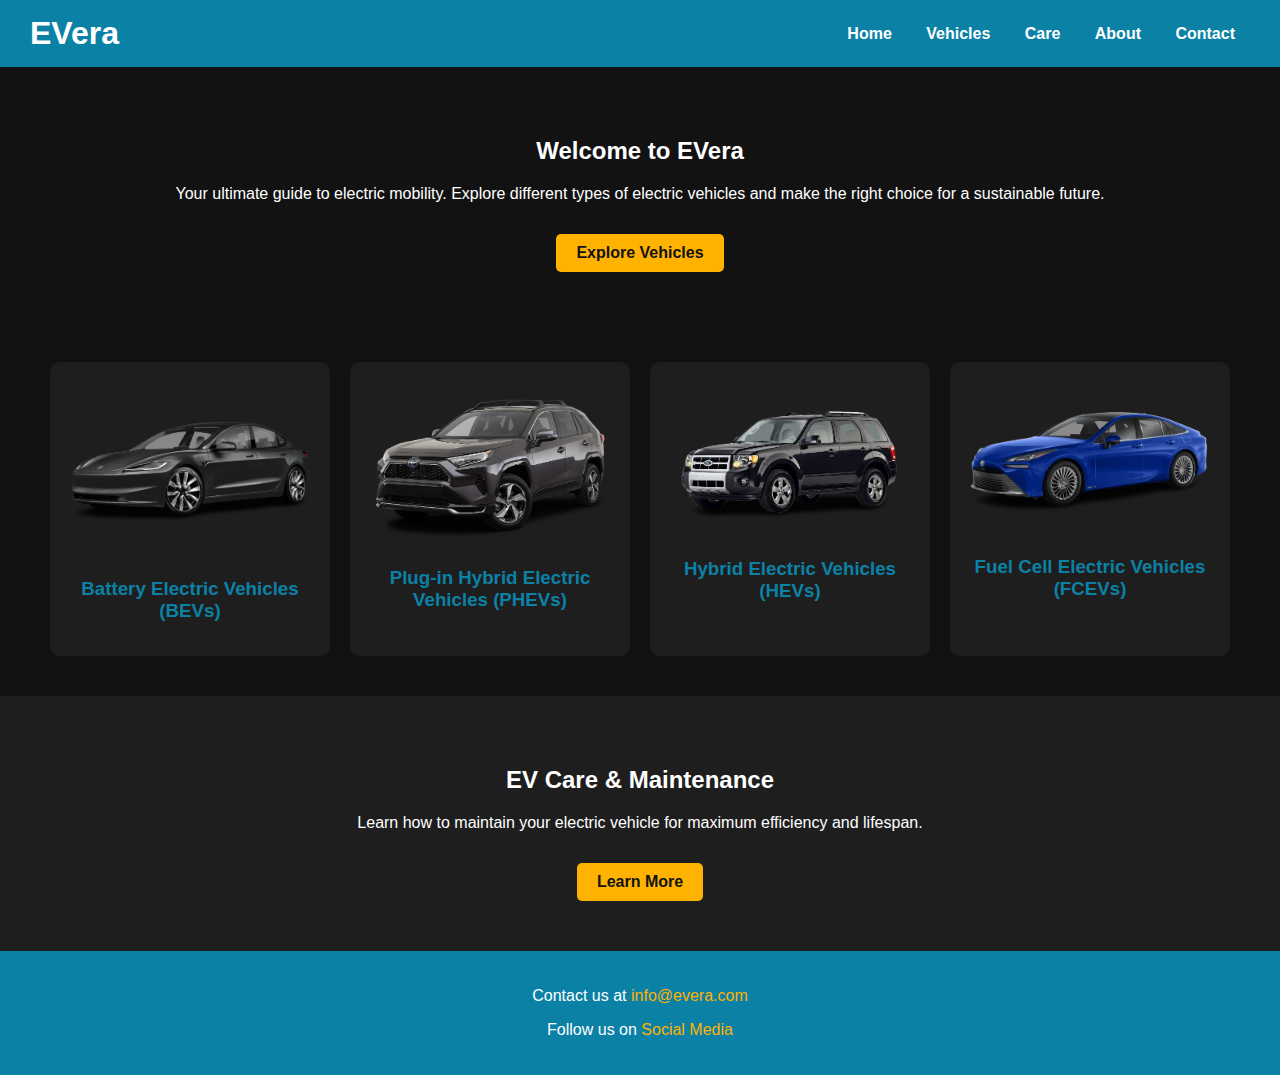
<file: index.html>
<!DOCTYPE html>
<html lang="en">
<head>
    <meta charset="UTF-8">
    <meta name="viewport" content="width=device-width, initial-scale=1.0">
    <title>EVera – Your Guide to the Electric Future</title>
    <link rel="stylesheet" href="/style/main-layout.css">
</head>
<body class="body">
    <header class="header">
        <h1>EVera</h1>
        <nav class="nav">
            <a href="#">Home</a>
            <a href="#vehicles">Vehicles</a>
            <a href="#care">Care</a>
            <a href="#about">About</a>
            <a href="#contact">Contact</a>
        </nav>
    </header>
    
    <section class="hero">
        <h2>Welcome to EVera</h2>
        <p>Your ultimate guide to electric mobility. Explore different types of electric vehicles and make the right choice for a sustainable future.</p>
        <a href="/pages/vehicles.html" class="cta-button">Explore Vehicles</a>
    </section>
    
    <div id="vehicles" class="container">
        <div class="ev-card">
            <a href="/pages/battery-ev.html"><img src="/assets/image/tesla-model-3 .png" alt="Tesla Model 3 - BEV"></a>
            <h3>Battery Electric Vehicles (BEVs)</h3>
        </div>
        <div class="ev-card">
            <a href="/pages/plug-in-ev.html"><img src="/assets/image/Toyota-RAV4-Prime.png" alt="Toyota RAV4 Prime - PHEV"></a>
            <h3>Plug-in Hybrid Electric Vehicles (PHEVs)</h3>
        </div>
        <div class="ev-card">
            <a href="/pages/hybrid-ev.html"><img src="/assets/image/Ford_Escape_Hybrid-removebg-preview.png" alt="Ford Escape Hybrid - HEV"></a>
            <h3>Hybrid Electric Vehicles (HEVs)</h3>
        </div>
        <div class="ev-card">
            <a href="/pages/fuel-cell-ev.html"><img src="/assets/image/Toyota-Mirai.png" alt="Toyota Mirai - FCEV"></a>
            <h3>Fuel Cell Electric Vehicles (FCEVs)</h3>
        </div>
    </div>
    
    <section id="care" class="care-section">
        <h2>EV Care & Maintenance</h2>
        <p>Learn how to maintain your electric vehicle for maximum efficiency and lifespan.</p>
        <a href="/pages/ev-care.html" class="cta-button">Learn More</a>
    </section>
    
    <footer id="contact" class="footer">
        <p>Contact us at <a href="mailto:info@evera.com">info@evera.com</a></p>
        <p>Follow us on <a href="#">Social Media</a></p>
    </footer>
</body>
</html>
</file>
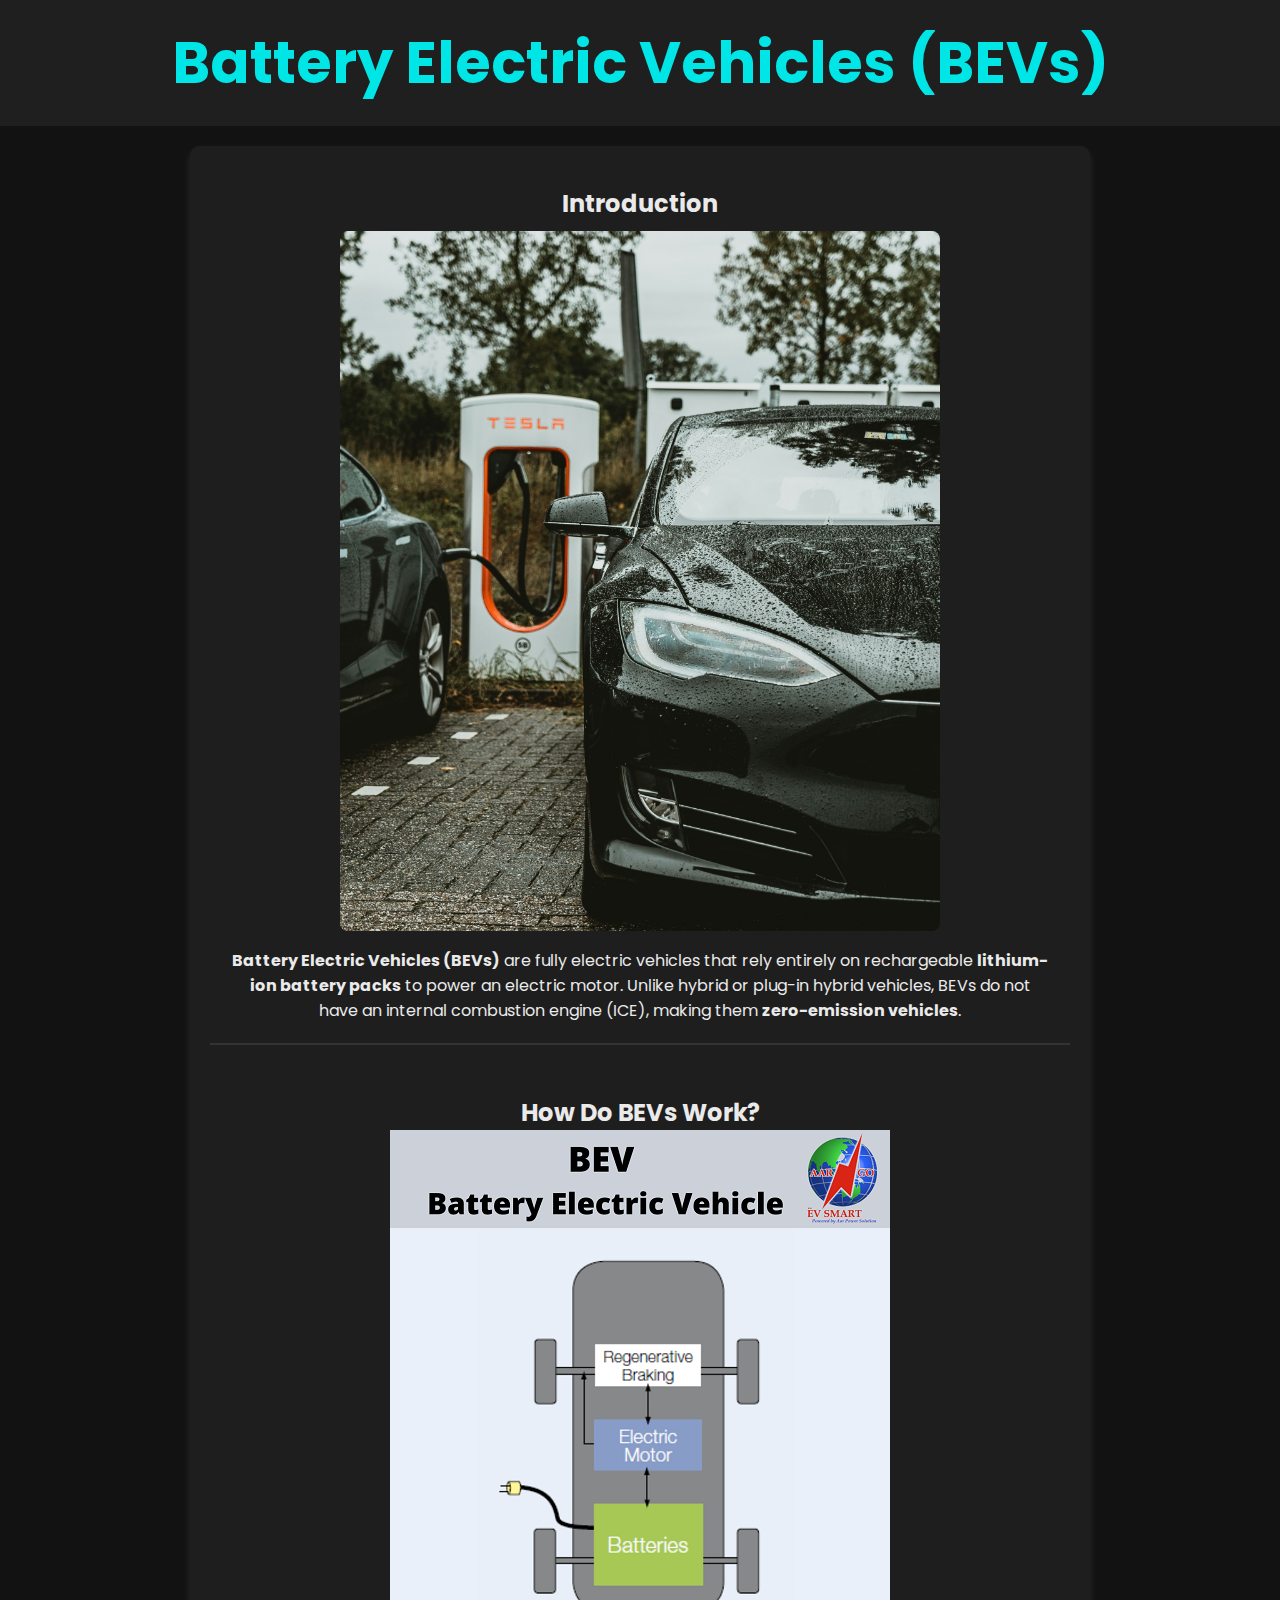
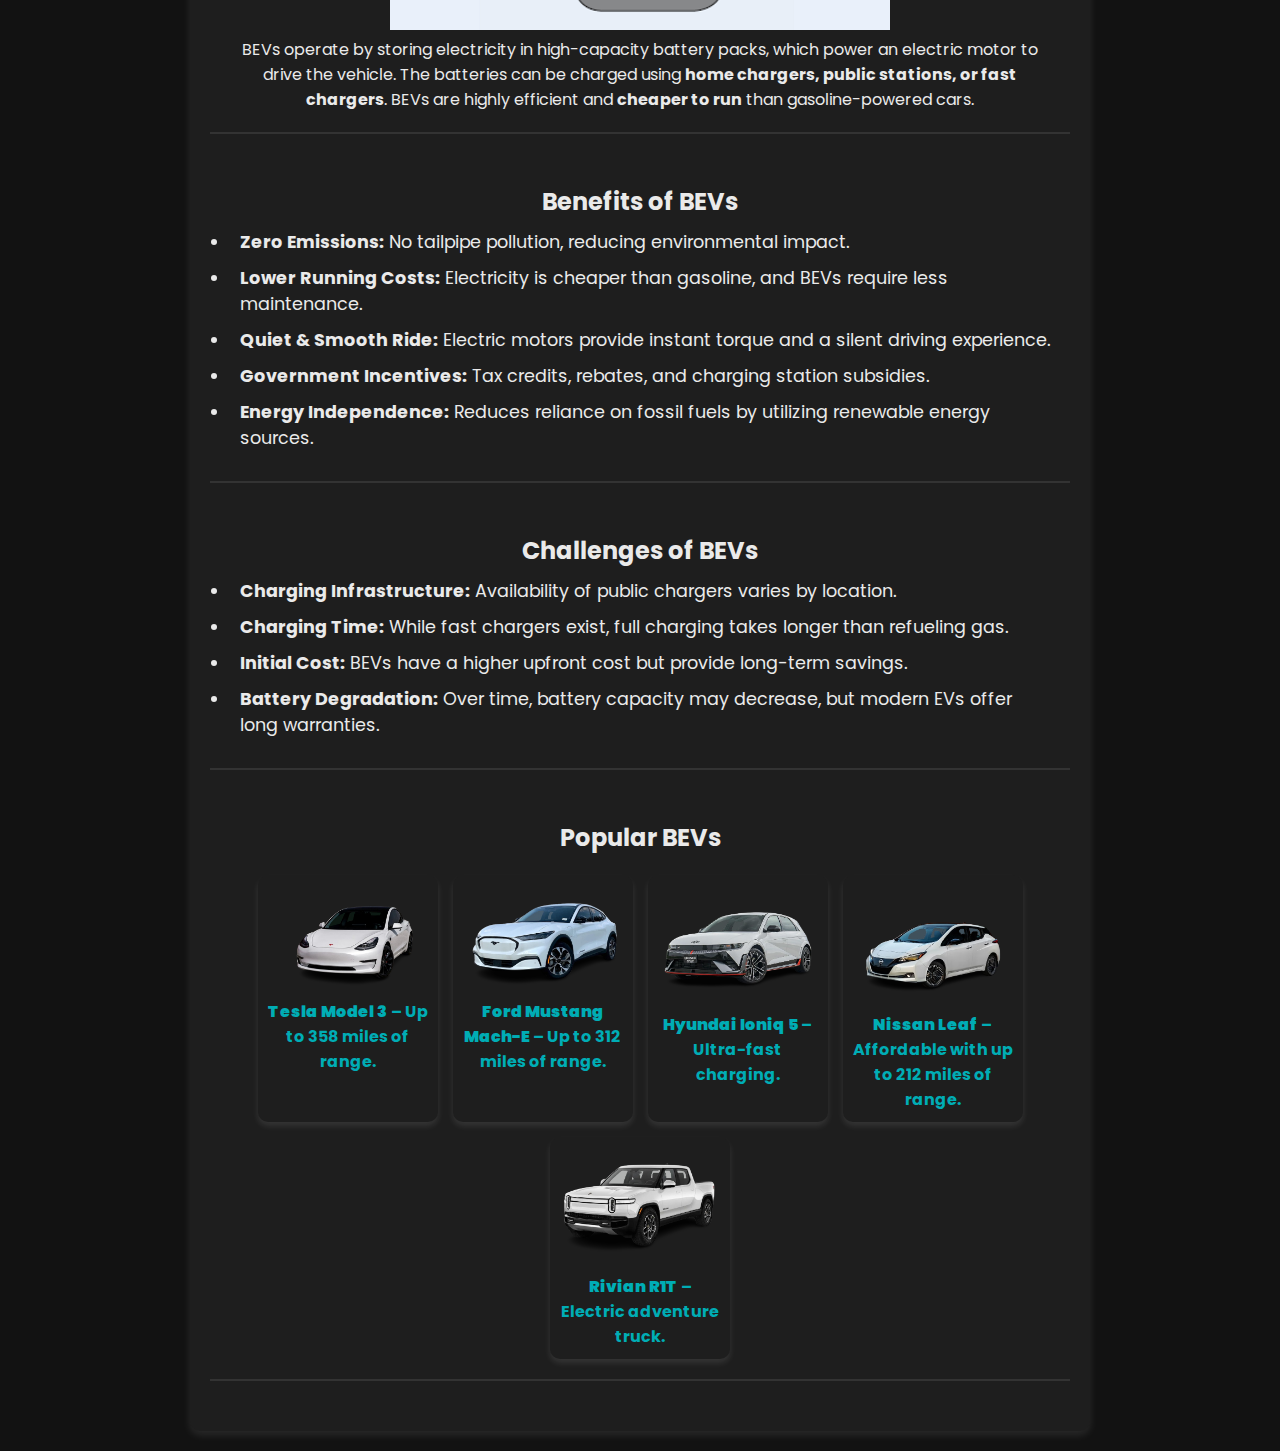
<file: pages/battery-ev.html>
<!DOCTYPE html>
<html lang="en">
<head>
    <meta charset="UTF-8">
    <meta name="viewport" content="width=device-width, initial-scale=1.0">
    <title>Battery EVs</title>
    <link rel="stylesheet" href="/style/battery-ev.css">
</head>
<body>
    <header class="header">
        <h1>Battery Electric Vehicles (BEVs)</h1>
    </header>

    <main class="content">
        <!-- Introduction Section -->
        <section class="section">
            <h2>Introduction</h2>
            <img src="/assets/image/charging-station-bevs.jpg" alt="Battery Electric Vehicle" class="section-img">
            <p>
                <strong>Battery Electric Vehicles (BEVs)</strong> are fully electric vehicles that rely entirely on rechargeable 
                <strong>lithium-ion battery packs</strong> to power an electric motor. Unlike hybrid or plug-in hybrid vehicles, 
                BEVs do not have an internal combustion engine (ICE), making them <strong>zero-emission vehicles</strong>.
            </p>
        </section>

        <!-- How BEVs Work Section -->
        <section class="section">
            <h2>How Do BEVs Work?</h2>
            <img src="/assets/image/structure-BEVs.png" alt="How BEVs Work" class="structure-img">
            <p>
                BEVs operate by storing electricity in high-capacity battery packs, which power an electric motor 
                to drive the vehicle. The batteries can be charged using <strong>home chargers, public stations, or fast chargers</strong>. 
                BEVs are highly efficient and <strong>cheaper to run</strong> than gasoline-powered cars.
            </p>
        </section>

        <!-- Benefits Section -->
        <section class="section">
            <h2>Benefits of BEVs</h2>
            <ul class="benefits-list">
                <li><strong>Zero Emissions:</strong> No tailpipe pollution, reducing environmental impact.</li>
                <li><strong>Lower Running Costs:</strong> Electricity is cheaper than gasoline, and BEVs require less maintenance.</li>
                <li><strong>Quiet & Smooth Ride:</strong> Electric motors provide instant torque and a silent driving experience.</li>
                <li><strong>Government Incentives:</strong> Tax credits, rebates, and charging station subsidies.</li>
                <li><strong>Energy Independence:</strong> Reduces reliance on fossil fuels by utilizing renewable energy sources.</li>
            </ul>
        </section>

        <!-- Challenges Section -->
        <section class="section">
            <h2>Challenges of BEVs</h2>
            <ul class="challenges-list">
                <li><strong>Charging Infrastructure:</strong> Availability of public chargers varies by location.</li>
                <li><strong>Charging Time:</strong> While fast chargers exist, full charging takes longer than refueling gas.</li>
                <li><strong>Initial Cost:</strong> BEVs have a higher upfront cost but provide long-term savings.</li>
                <li><strong>Battery Degradation:</strong> Over time, battery capacity may decrease, but modern EVs offer long warranties.</li>
            </ul>
        </section>

        <!-- Popular BEVs Section -->
        <section class="section">
            <h2>Popular BEVs</h2>
            <div class="car-grid">
                <!-- Tesla Model 3 -->
                <div class="car-card">
                    <a href="/pages/tesla-bev.html"><img src="/assets/image/tesla-model-3.png" alt="Tesla Model 3"></a>
                    <p><strong>Tesla Model 3</strong> – Up to 358 miles of range.</p>
                </div>
                <!-- Ford Mustang Mach-E -->
                <div class="car-card">
                    <img src="/assets/image/ford-mustand-mach-e.png" alt="Ford Mustang Mach-E">
                    <p><strong>Ford Mustang Mach-E</strong> – Up to 312 miles of range.</p>
                </div>
                <!-- Hyundai Ioniq 5 -->
                <div class="car-card">
                    <img src="/assets/image/Hyundai-Ioniq 5.png" alt="Hyundai Ioniq 5">
                    <p><strong>Hyundai Ioniq 5</strong> – Ultra-fast charging.</p>
                </div>
                <!-- Nissan Leaf -->
                <div class="car-card">
                    <img src="/assets/image/2025-nissan-leaf.png" alt="Nissan Leaf">
                    <p><strong>Nissan Leaf</strong> – Affordable with up to 212 miles of range.</p>
                </div>
                <!-- Rivian R1T -->
                <div class="car-card">
                    <img src="/assets/image/2025-rivian-r1t.png" alt="Rivian R1T">
                    <p><strong>Rivian R1T</strong> – Electric adventure truck.</p>
                </div>
            </div>
        </section>
    </main>
</body>
</html>
</file>
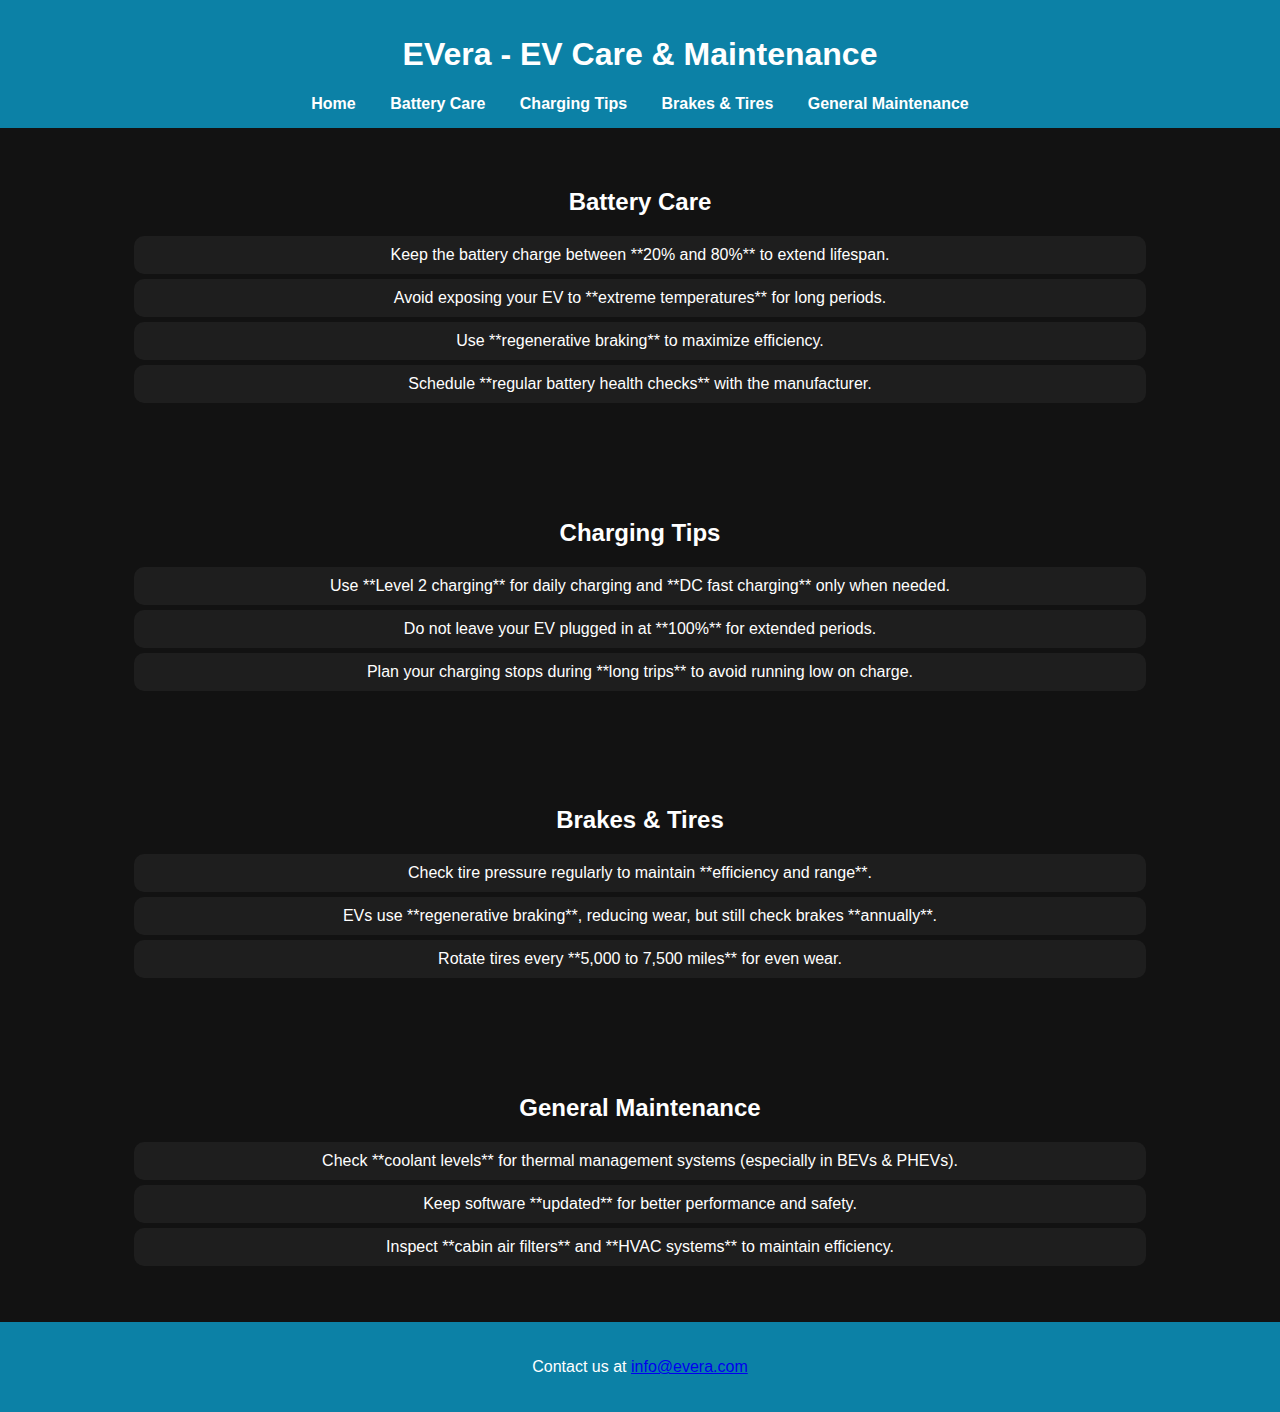
<file: pages/ev-care.html>
<!DOCTYPE html>
<html lang="en">
<head>
    <meta charset="UTF-8">
    <meta name="viewport" content="width=device-width, initial-scale=1.0">
    <title>EV Care & Maintenance - EVera</title>
    <link rel="stylesheet" href="/style/ev-care.css">
</head>
<body>
    <header class="header">
        <h1>EVera - EV Care & Maintenance</h1>
        <nav class="nav">
            <a href="/">Home</a>
            <a href="#battery">Battery Care</a>
            <a href="#charging">Charging Tips</a>
            <a href="#brakes">Brakes & Tires</a>
            <a href="#general">General Maintenance</a>
        </nav>
    </header>

    <section id="battery" class="care-section">
        <h2>Battery Care</h2>
        <ul>
            <li>Keep the battery charge between **20% and 80%** to extend lifespan.</li>
            <li>Avoid exposing your EV to **extreme temperatures** for long periods.</li>
            <li>Use **regenerative braking** to maximize efficiency.</li>
            <li>Schedule **regular battery health checks** with the manufacturer.</li>
        </ul>
    </section>

    <section id="charging" class="care-section">
        <h2>Charging Tips</h2>
        <ul>
            <li>Use **Level 2 charging** for daily charging and **DC fast charging** only when needed.</li>
            <li>Do not leave your EV plugged in at **100%** for extended periods.</li>
            <li>Plan your charging stops during **long trips** to avoid running low on charge.</li>
        </ul>
    </section>

    <section id="brakes" class="care-section">
        <h2>Brakes & Tires</h2>
        <ul>
            <li>Check tire pressure regularly to maintain **efficiency and range**.</li>
            <li>EVs use **regenerative braking**, reducing wear, but still check brakes **annually**.</li>
            <li>Rotate tires every **5,000 to 7,500 miles** for even wear.</li>
        </ul>
    </section>

    <section id="general" class="care-section">
        <h2>General Maintenance</h2>
        <ul>
            <li>Check **coolant levels** for thermal management systems (especially in BEVs & PHEVs).</li>
            <li>Keep software **updated** for better performance and safety.</li>
            <li>Inspect **cabin air filters** and **HVAC systems** to maintain efficiency.</li>
        </ul>
    </section>

    <footer class="footer">
        <p>Contact us at <a href="mailto:info@evera.com">info@evera.com</a></p>
    </footer>
</body>
</html>
</file>
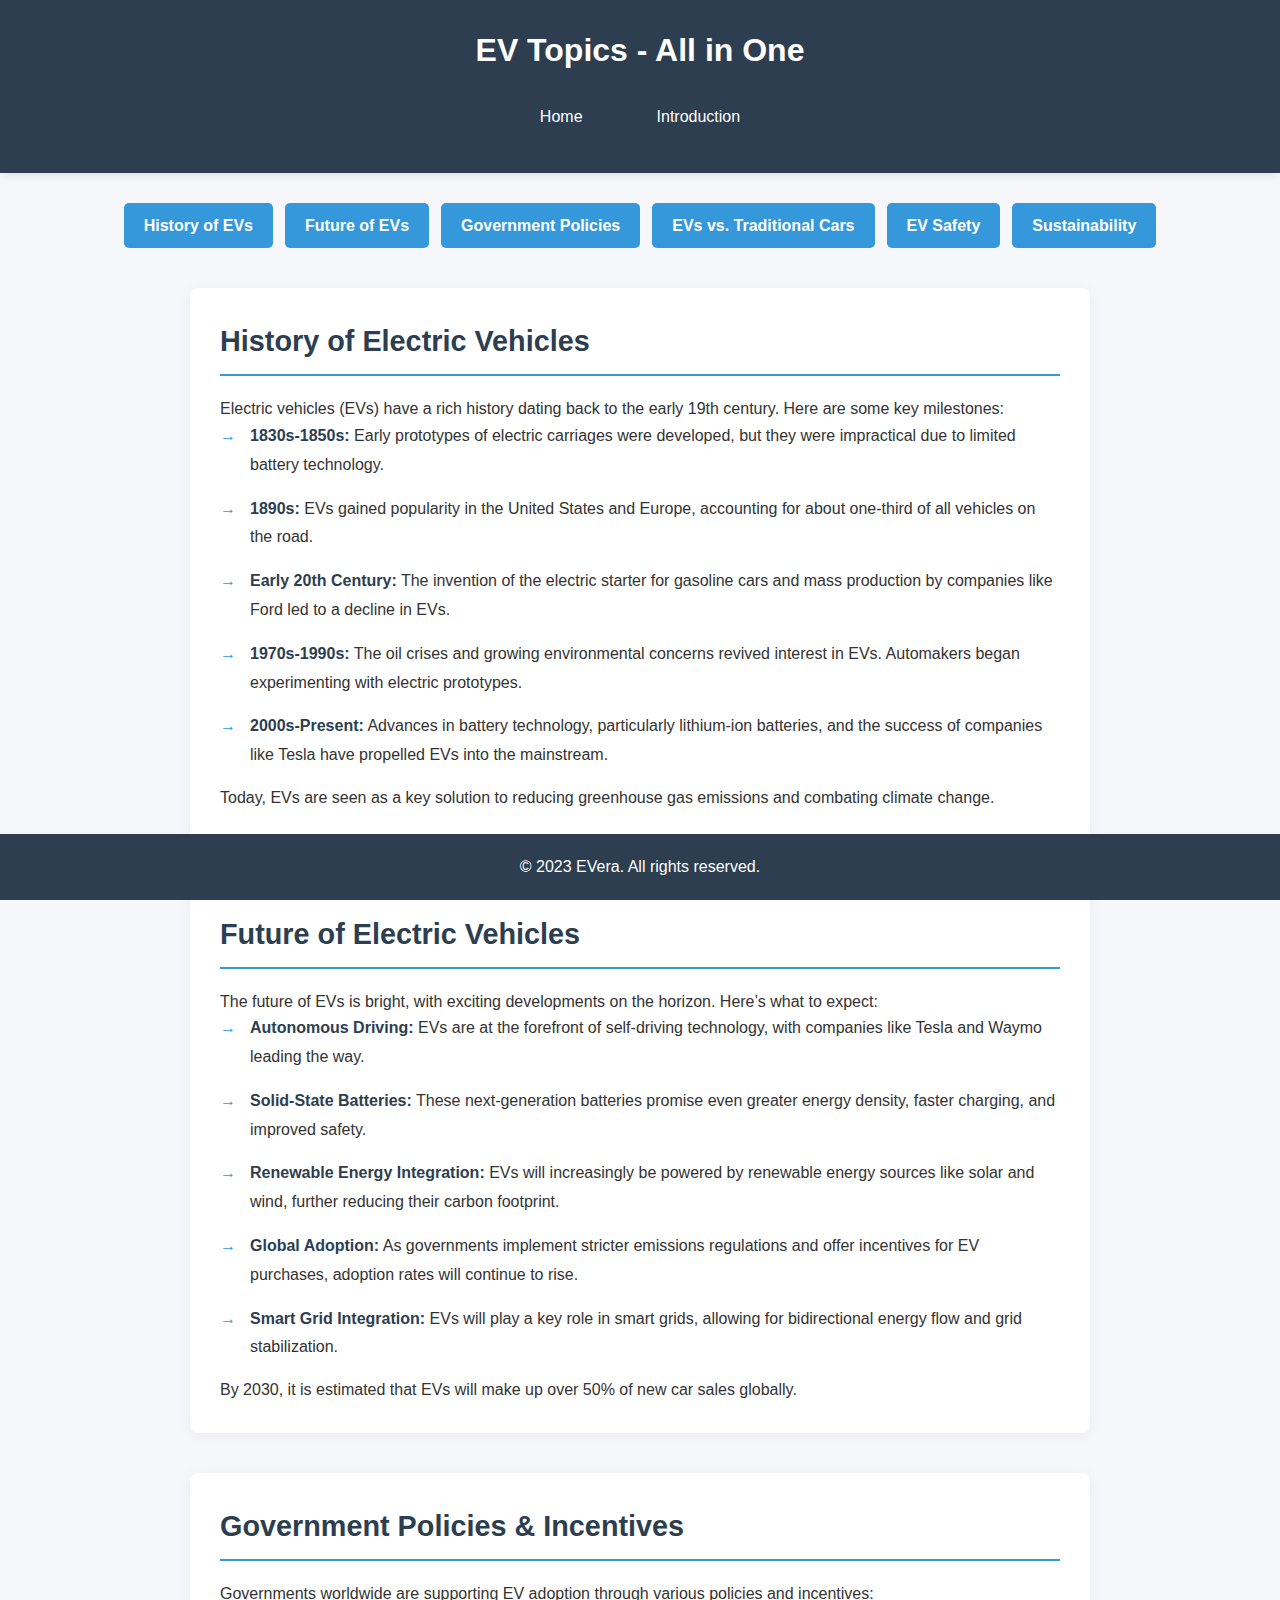
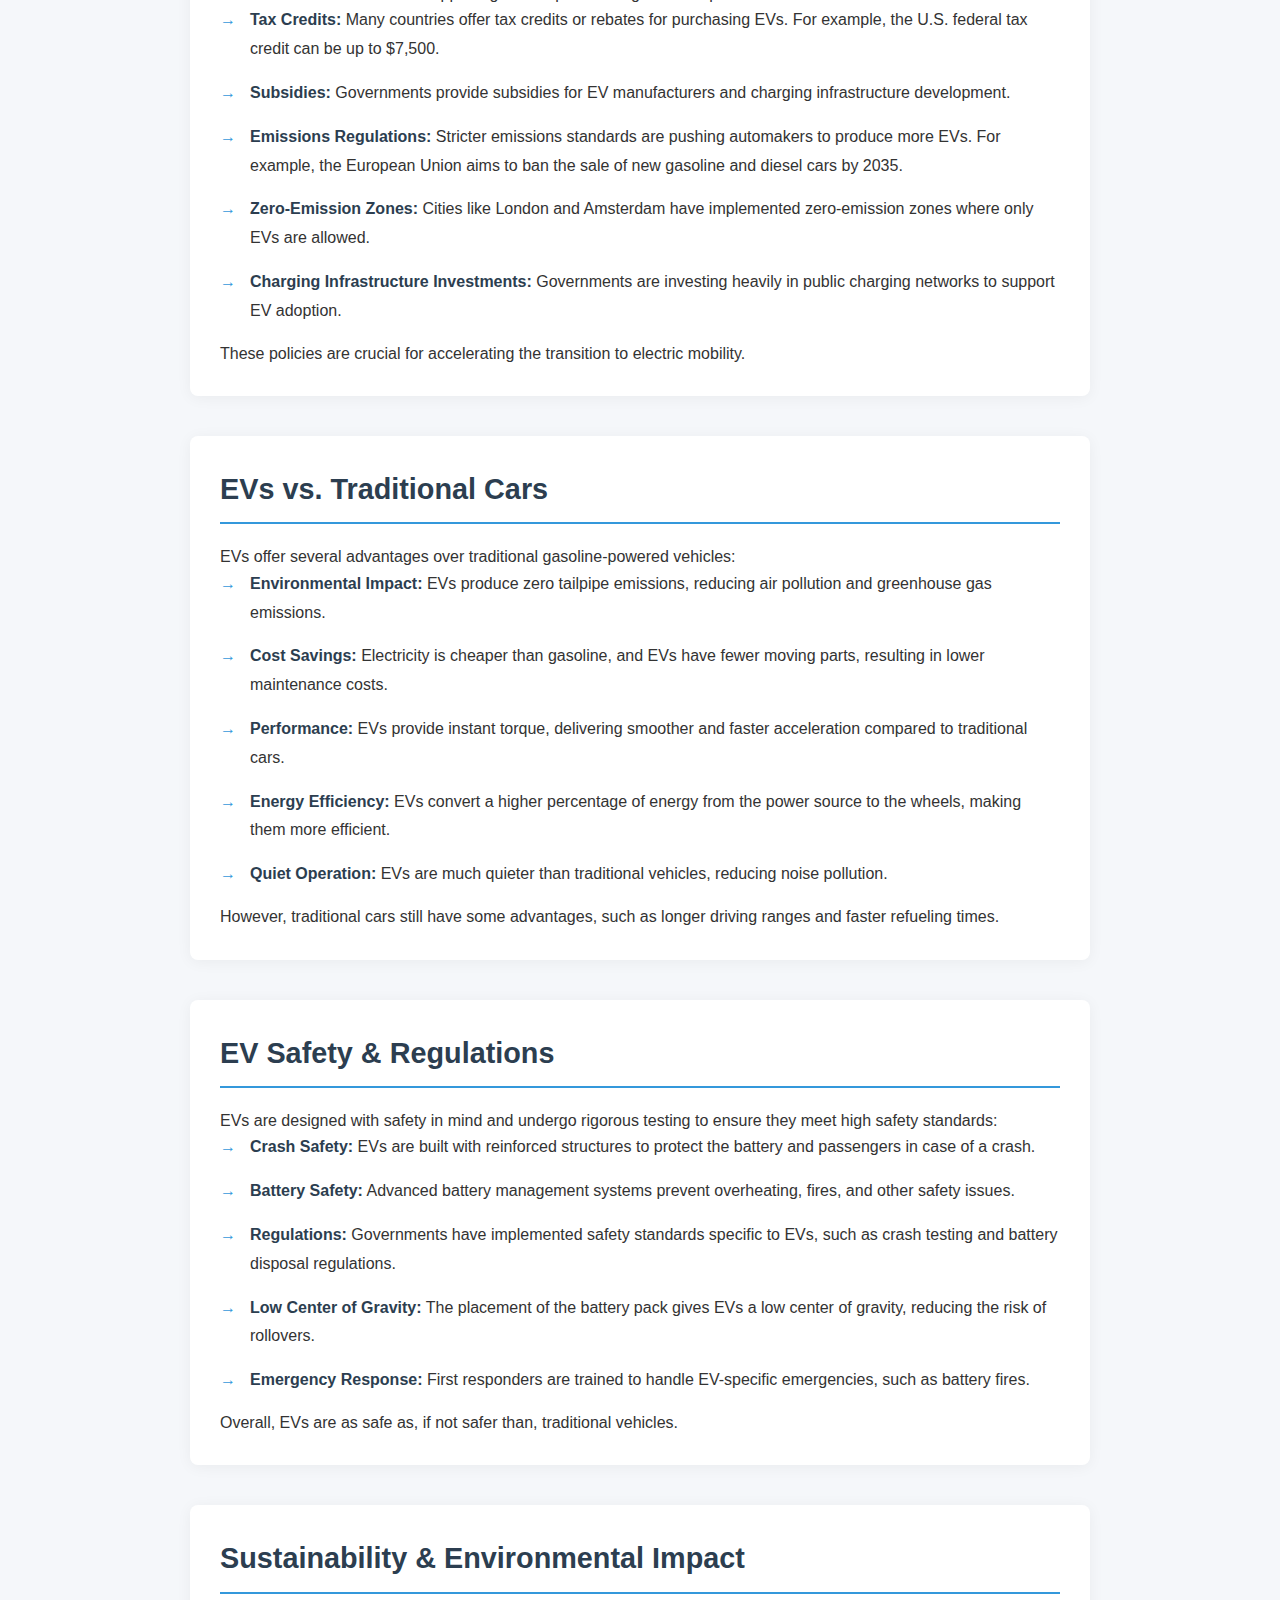
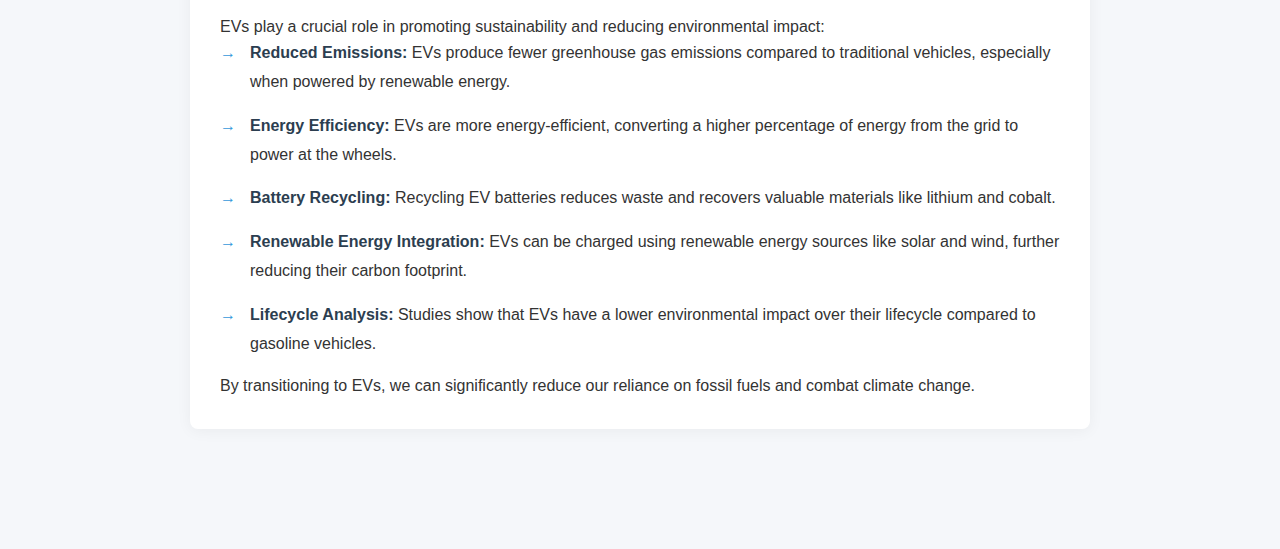
<file: pages/ev-topics.html>
<!DOCTYPE html>
<html lang="en">
<head>
  <meta charset="UTF-8" />
  <meta name="viewport" content="width=device-width, initial-scale=1.0"/>
  <title>EV Topics - All in One</title>
  <link rel="stylesheet" href="/style/main-layout.css" />
  <link rel="stylesheet" href="/style/ev-topics.css" />
 
</head>
<body>
  <header class="header">
    <h1>EV Topics - All in One</h1>
    <nav class="nav">
      <a href="/index.html">Home</a>
      <a href="/pages/ev-overview.html">Introduction</a>
    </nav>
  </header>

  <main>
    <div class="ev-topic-list">
      <a href="#history" class="ev-topic-item">History of EVs</a>
      <a href="#future" class="ev-topic-item">Future of EVs</a>
      <a href="#policies" class="ev-topic-item">Government Policies</a>
      <a href="#comparison" class="ev-topic-item">EVs vs. Traditional Cars</a>
      <a href="#safety" class="ev-topic-item">EV Safety</a>
      <a href="#sustainability" class="ev-topic-item">Sustainability</a>
    </div>

    <section id="history" class="ev-section">
      <h2>History of Electric Vehicles</h2>
      <p>Electric vehicles (EVs) have a rich history dating back to the early 19th century. Here are some key milestones:</p>
      <ul>
        <li><strong>1830s-1850s:</strong> Early prototypes of electric carriages were developed, but they were impractical due to limited battery technology.</li>
        <li><strong>1890s:</strong> EVs gained popularity in the United States and Europe, accounting for about one-third of all vehicles on the road.</li>
        <li><strong>Early 20th Century:</strong> The invention of the electric starter for gasoline cars and mass production by companies like Ford led to a decline in EVs.</li>
        <li><strong>1970s-1990s:</strong> The oil crises and growing environmental concerns revived interest in EVs. Automakers began experimenting with electric prototypes.</li>
        <li><strong>2000s-Present:</strong> Advances in battery technology, particularly lithium-ion batteries, and the success of companies like Tesla have propelled EVs into the mainstream.</li>
      </ul>
      <p>Today, EVs are seen as a key solution to reducing greenhouse gas emissions and combating climate change.</p>
    </section>

    <section id="future" class="ev-section">
      <h2>Future of Electric Vehicles</h2>
      <p>The future of EVs is bright, with exciting developments on the horizon. Here’s what to expect:</p>
      <ul>
        <li><strong>Autonomous Driving:</strong> EVs are at the forefront of self-driving technology, with companies like Tesla and Waymo leading the way.</li>
        <li><strong>Solid-State Batteries:</strong> These next-generation batteries promise even greater energy density, faster charging, and improved safety.</li>
        <li><strong>Renewable Energy Integration:</strong> EVs will increasingly be powered by renewable energy sources like solar and wind, further reducing their carbon footprint.</li>
        <li><strong>Global Adoption:</strong> As governments implement stricter emissions regulations and offer incentives for EV purchases, adoption rates will continue to rise.</li>
        <li><strong>Smart Grid Integration:</strong> EVs will play a key role in smart grids, allowing for bidirectional energy flow and grid stabilization.</li>
      </ul>
      <p>By 2030, it is estimated that EVs will make up over 50% of new car sales globally.</p>
    </section>

    <section id="policies" class="ev-section">
      <h2>Government Policies & Incentives</h2>
      <p>Governments worldwide are supporting EV adoption through various policies and incentives:</p>
      <ul>
        <li><strong>Tax Credits:</strong> Many countries offer tax credits or rebates for purchasing EVs. For example, the U.S. federal tax credit can be up to $7,500.</li>
        <li><strong>Subsidies:</strong> Governments provide subsidies for EV manufacturers and charging infrastructure development.</li>
        <li><strong>Emissions Regulations:</strong> Stricter emissions standards are pushing automakers to produce more EVs. For example, the European Union aims to ban the sale of new gasoline and diesel cars by 2035.</li>
        <li><strong>Zero-Emission Zones:</strong> Cities like London and Amsterdam have implemented zero-emission zones where only EVs are allowed.</li>
        <li><strong>Charging Infrastructure Investments:</strong> Governments are investing heavily in public charging networks to support EV adoption.</li>
      </ul>
      <p>These policies are crucial for accelerating the transition to electric mobility.</p>
    </section>

    <section id="comparison" class="ev-section">
      <h2>EVs vs. Traditional Cars</h2>
      <p>EVs offer several advantages over traditional gasoline-powered vehicles:</p>
      <ul>
        <li><strong>Environmental Impact:</strong> EVs produce zero tailpipe emissions, reducing air pollution and greenhouse gas emissions.</li>
        <li><strong>Cost Savings:</strong> Electricity is cheaper than gasoline, and EVs have fewer moving parts, resulting in lower maintenance costs.</li>
        <li><strong>Performance:</strong> EVs provide instant torque, delivering smoother and faster acceleration compared to traditional cars.</li>
        <li><strong>Energy Efficiency:</strong> EVs convert a higher percentage of energy from the power source to the wheels, making them more efficient.</li>
        <li><strong>Quiet Operation:</strong> EVs are much quieter than traditional vehicles, reducing noise pollution.</li>
      </ul>
      <p>However, traditional cars still have some advantages, such as longer driving ranges and faster refueling times.</p>
    </section>

    <section id="safety" class="ev-section">
      <h2>EV Safety & Regulations</h2>
      <p>EVs are designed with safety in mind and undergo rigorous testing to ensure they meet high safety standards:</p>
      <ul>
        <li><strong>Crash Safety:</strong> EVs are built with reinforced structures to protect the battery and passengers in case of a crash.</li>
        <li><strong>Battery Safety:</strong> Advanced battery management systems prevent overheating, fires, and other safety issues.</li>
        <li><strong>Regulations:</strong> Governments have implemented safety standards specific to EVs, such as crash testing and battery disposal regulations.</li>
        <li><strong>Low Center of Gravity:</strong> The placement of the battery pack gives EVs a low center of gravity, reducing the risk of rollovers.</li>
        <li><strong>Emergency Response:</strong> First responders are trained to handle EV-specific emergencies, such as battery fires.</li>
      </ul>
      <p>Overall, EVs are as safe as, if not safer than, traditional vehicles.</p>
    </section>

    <section id="sustainability" class="ev-section">
      <h2>Sustainability & Environmental Impact</h2>
      <p>EVs play a crucial role in promoting sustainability and reducing environmental impact:</p>
      <ul>
        <li><strong>Reduced Emissions:</strong> EVs produce fewer greenhouse gas emissions compared to traditional vehicles, especially when powered by renewable energy.</li>
        <li><strong>Energy Efficiency:</strong> EVs are more energy-efficient, converting a higher percentage of energy from the grid to power at the wheels.</li>
        <li><strong>Battery Recycling:</strong> Recycling EV batteries reduces waste and recovers valuable materials like lithium and cobalt.</li>
        <li><strong>Renewable Energy Integration:</strong> EVs can be charged using renewable energy sources like solar and wind, further reducing their carbon footprint.</li>
        <li><strong>Lifecycle Analysis:</strong> Studies show that EVs have a lower environmental impact over their lifecycle compared to gasoline vehicles.</li>
      </ul>
      <p>By transitioning to EVs, we can significantly reduce our reliance on fossil fuels and combat climate change.</p>
    </section>
  </main>

  <footer class="footer">
    <p>&copy; 2023 EVera. All rights reserved.</p>
  </footer>
</body>
</html>
</file>
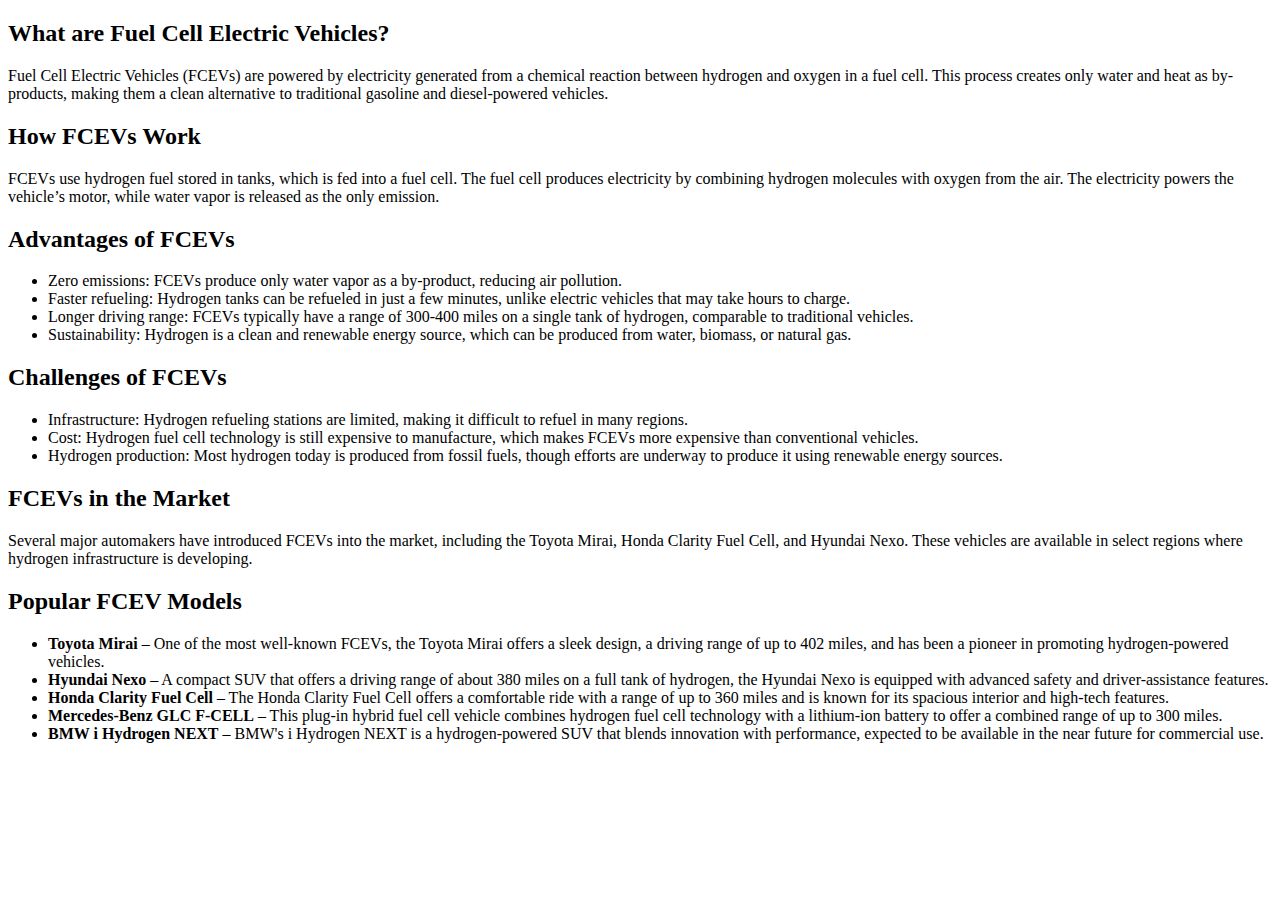
<file: pages/fuel-cell-ev.html>
<!DOCTYPE html>
<html lang="en">
<head>
    <meta charset="UTF-8">
    <meta name="viewport" content="width=device-width, initial-scale=1.0">
    <title>Fuel Cell Electric Vehicles (FCEVs)</title>
</head>
<body>
    <main>
        <section>
            <h2>What are Fuel Cell Electric Vehicles?</h2>
            <p>Fuel Cell Electric Vehicles (FCEVs) are powered by electricity generated from a chemical reaction between hydrogen and oxygen in a fuel cell. This process creates only water and heat as by-products, making them a clean alternative to traditional gasoline and diesel-powered vehicles.</p>
        </section>

        <section>
            <h2>How FCEVs Work</h2>
            <p>FCEVs use hydrogen fuel stored in tanks, which is fed into a fuel cell. The fuel cell produces electricity by combining hydrogen molecules with oxygen from the air. The electricity powers the vehicle’s motor, while water vapor is released as the only emission.</p>
        </section>

        <section>
            <h2>Advantages of FCEVs</h2>
            <ul>
                <li>Zero emissions: FCEVs produce only water vapor as a by-product, reducing air pollution.</li>
                <li>Faster refueling: Hydrogen tanks can be refueled in just a few minutes, unlike electric vehicles that may take hours to charge.</li>
                <li>Longer driving range: FCEVs typically have a range of 300-400 miles on a single tank of hydrogen, comparable to traditional vehicles.</li>
                <li>Sustainability: Hydrogen is a clean and renewable energy source, which can be produced from water, biomass, or natural gas.</li>
            </ul>
        </section>

        <section>
            <h2>Challenges of FCEVs</h2>
            <ul>
                <li>Infrastructure: Hydrogen refueling stations are limited, making it difficult to refuel in many regions.</li>
                <li>Cost: Hydrogen fuel cell technology is still expensive to manufacture, which makes FCEVs more expensive than conventional vehicles.</li>
                <li>Hydrogen production: Most hydrogen today is produced from fossil fuels, though efforts are underway to produce it using renewable energy sources.</li>
            </ul>
        </section>

        <section>
            <h2>FCEVs in the Market</h2>
            <p>Several major automakers have introduced FCEVs into the market, including the Toyota Mirai, Honda Clarity Fuel Cell, and Hyundai Nexo. These vehicles are available in select regions where hydrogen infrastructure is developing.</p>
        </section>

        <section>
            <h2>Popular FCEV Models</h2>
            <ul>
                <li><strong>Toyota Mirai</strong> – One of the most well-known FCEVs, the Toyota Mirai offers a sleek design, a driving range of up to 402 miles, and has been a pioneer in promoting hydrogen-powered vehicles.</li>
                <li><strong>Hyundai Nexo</strong> – A compact SUV that offers a driving range of about 380 miles on a full tank of hydrogen, the Hyundai Nexo is equipped with advanced safety and driver-assistance features.</li>
                <li><strong>Honda Clarity Fuel Cell</strong> – The Honda Clarity Fuel Cell offers a comfortable ride with a range of up to 360 miles and is known for its spacious interior and high-tech features.</li>
                <li><strong>Mercedes-Benz GLC F-CELL</strong> – This plug-in hybrid fuel cell vehicle combines hydrogen fuel cell technology with a lithium-ion battery to offer a combined range of up to 300 miles.</li>
                <li><strong>BMW i Hydrogen NEXT</strong> – BMW's i Hydrogen NEXT is a hydrogen-powered SUV that blends innovation with performance, expected to be available in the near future for commercial use.</li>
            </ul>
        </section>
        
    </main>
    
</body>
</html>
</file>
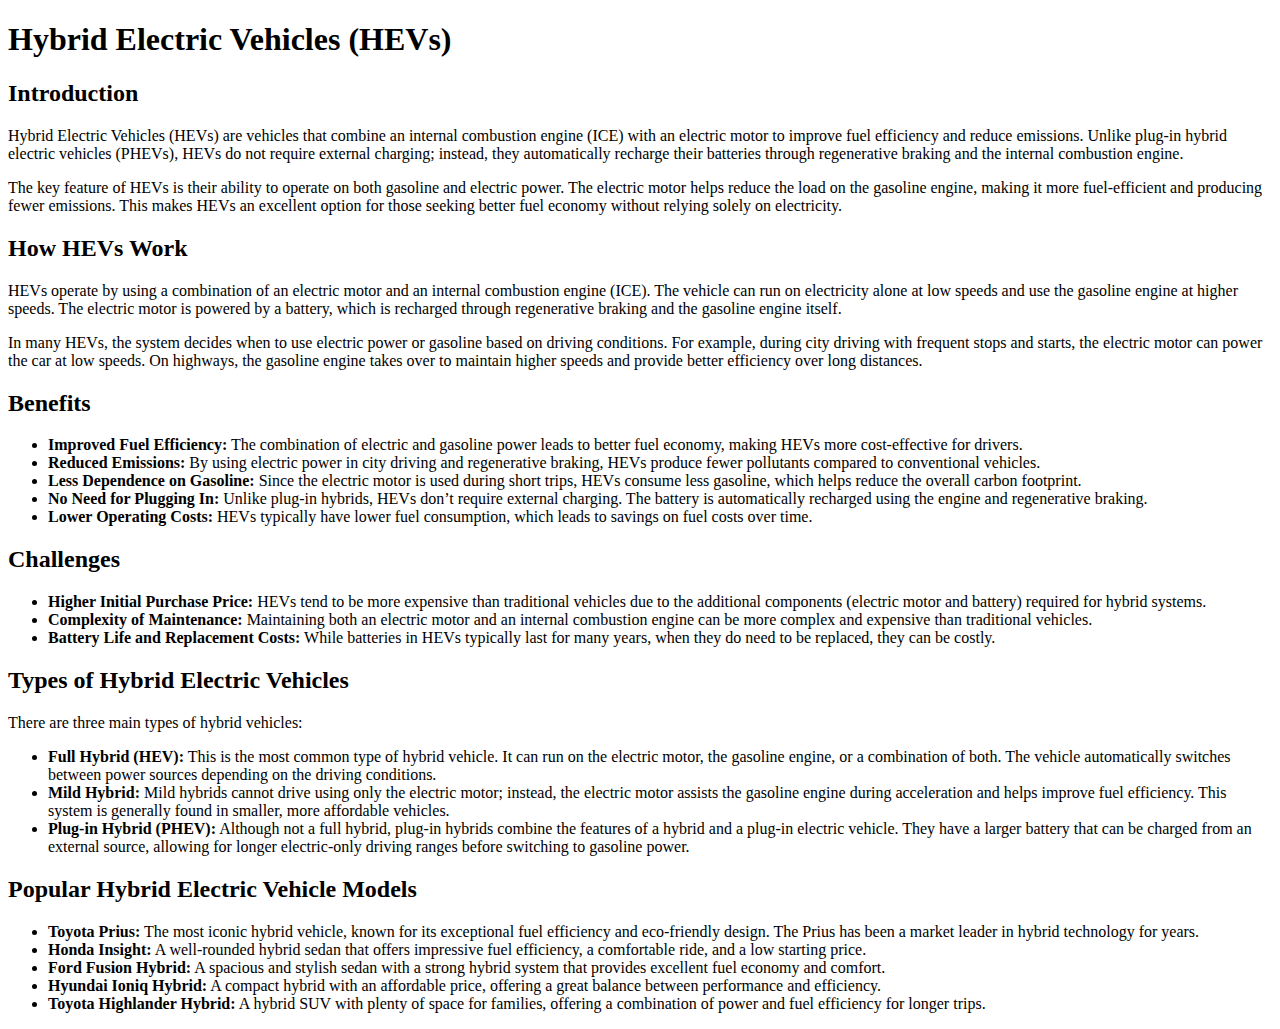
<file: pages/hybrid-ev.html>
<!DOCTYPE html>
<html lang="en">
<head>
    <meta charset="UTF-8">
    <meta name="viewport" content="width=device-width, initial-scale=1.0">
    <title>Hybrid Electric Vehicles (HEVs) – EVera</title>
</head>
<body>
    <header>
        <h1>Hybrid Electric Vehicles (HEVs)</h1>
    </header>
    <main>
        <section>
            <h2>Introduction</h2>
            <p>
                Hybrid Electric Vehicles (HEVs) are vehicles that combine an internal combustion engine (ICE) with an electric motor to improve fuel efficiency and reduce emissions. Unlike plug-in hybrid electric vehicles (PHEVs), HEVs do not require external charging; instead, they automatically recharge their batteries through regenerative braking and the internal combustion engine.
            </p>
            <p>
                The key feature of HEVs is their ability to operate on both gasoline and electric power. The electric motor helps reduce the load on the gasoline engine, making it more fuel-efficient and producing fewer emissions. This makes HEVs an excellent option for those seeking better fuel economy without relying solely on electricity.
            </p>
        </section>
        
        <section>
            <h2>How HEVs Work</h2>
            <p>
                HEVs operate by using a combination of an electric motor and an internal combustion engine (ICE). The vehicle can run on electricity alone at low speeds and use the gasoline engine at higher speeds. The electric motor is powered by a battery, which is recharged through regenerative braking and the gasoline engine itself.
            </p>
            <p>
                In many HEVs, the system decides when to use electric power or gasoline based on driving conditions. For example, during city driving with frequent stops and starts, the electric motor can power the car at low speeds. On highways, the gasoline engine takes over to maintain higher speeds and provide better efficiency over long distances.
            </p>
        </section>

        <section>
            <h2>Benefits</h2>
            <ul>
                <li><strong>Improved Fuel Efficiency:</strong> The combination of electric and gasoline power leads to better fuel economy, making HEVs more cost-effective for drivers.</li>
                <li><strong>Reduced Emissions:</strong> By using electric power in city driving and regenerative braking, HEVs produce fewer pollutants compared to conventional vehicles.</li>
                <li><strong>Less Dependence on Gasoline:</strong> Since the electric motor is used during short trips, HEVs consume less gasoline, which helps reduce the overall carbon footprint.</li>
                <li><strong>No Need for Plugging In:</strong> Unlike plug-in hybrids, HEVs don’t require external charging. The battery is automatically recharged using the engine and regenerative braking.</li>
                <li><strong>Lower Operating Costs:</strong> HEVs typically have lower fuel consumption, which leads to savings on fuel costs over time.</li>
            </ul>
        </section>

        <section>
            <h2>Challenges</h2>
            <ul>
                <li><strong>Higher Initial Purchase Price:</strong> HEVs tend to be more expensive than traditional vehicles due to the additional components (electric motor and battery) required for hybrid systems.</li>
                <li><strong>Complexity of Maintenance:</strong> Maintaining both an electric motor and an internal combustion engine can be more complex and expensive than traditional vehicles.</li>
                <li><strong>Battery Life and Replacement Costs:</strong> While batteries in HEVs typically last for many years, when they do need to be replaced, they can be costly.</li>
            </ul>
        </section>

        <section>
            <h2>Types of Hybrid Electric Vehicles</h2>
            <p>There are three main types of hybrid vehicles:</p>
            <ul>
                <li><strong>Full Hybrid (HEV):</strong> This is the most common type of hybrid vehicle. It can run on the electric motor, the gasoline engine, or a combination of both. The vehicle automatically switches between power sources depending on the driving conditions.</li>
                <li><strong>Mild Hybrid:</strong> Mild hybrids cannot drive using only the electric motor; instead, the electric motor assists the gasoline engine during acceleration and helps improve fuel efficiency. This system is generally found in smaller, more affordable vehicles.</li>
                <li><strong>Plug-in Hybrid (PHEV):</strong> Although not a full hybrid, plug-in hybrids combine the features of a hybrid and a plug-in electric vehicle. They have a larger battery that can be charged from an external source, allowing for longer electric-only driving ranges before switching to gasoline power.</li>
            </ul>
        </section>

        <section>
            <h2>Popular Hybrid Electric Vehicle Models</h2>
            <ul>
                <li><strong>Toyota Prius:</strong> The most iconic hybrid vehicle, known for its exceptional fuel efficiency and eco-friendly design. The Prius has been a market leader in hybrid technology for years.</li>
                <li><strong>Honda Insight:</strong> A well-rounded hybrid sedan that offers impressive fuel efficiency, a comfortable ride, and a low starting price.</li>
                <li><strong>Ford Fusion Hybrid:</strong> A spacious and stylish sedan with a strong hybrid system that provides excellent fuel economy and comfort.</li>
                <li><strong>Hyundai Ioniq Hybrid:</strong> A compact hybrid with an affordable price, offering a great balance between performance and efficiency.</li>
                <li><strong>Toyota Highlander Hybrid:</strong> A hybrid SUV with plenty of space for families, offering a combination of power and fuel efficiency for longer trips.</li>
            </ul>
        </section>
    </main>
</body>
</html>
</file>
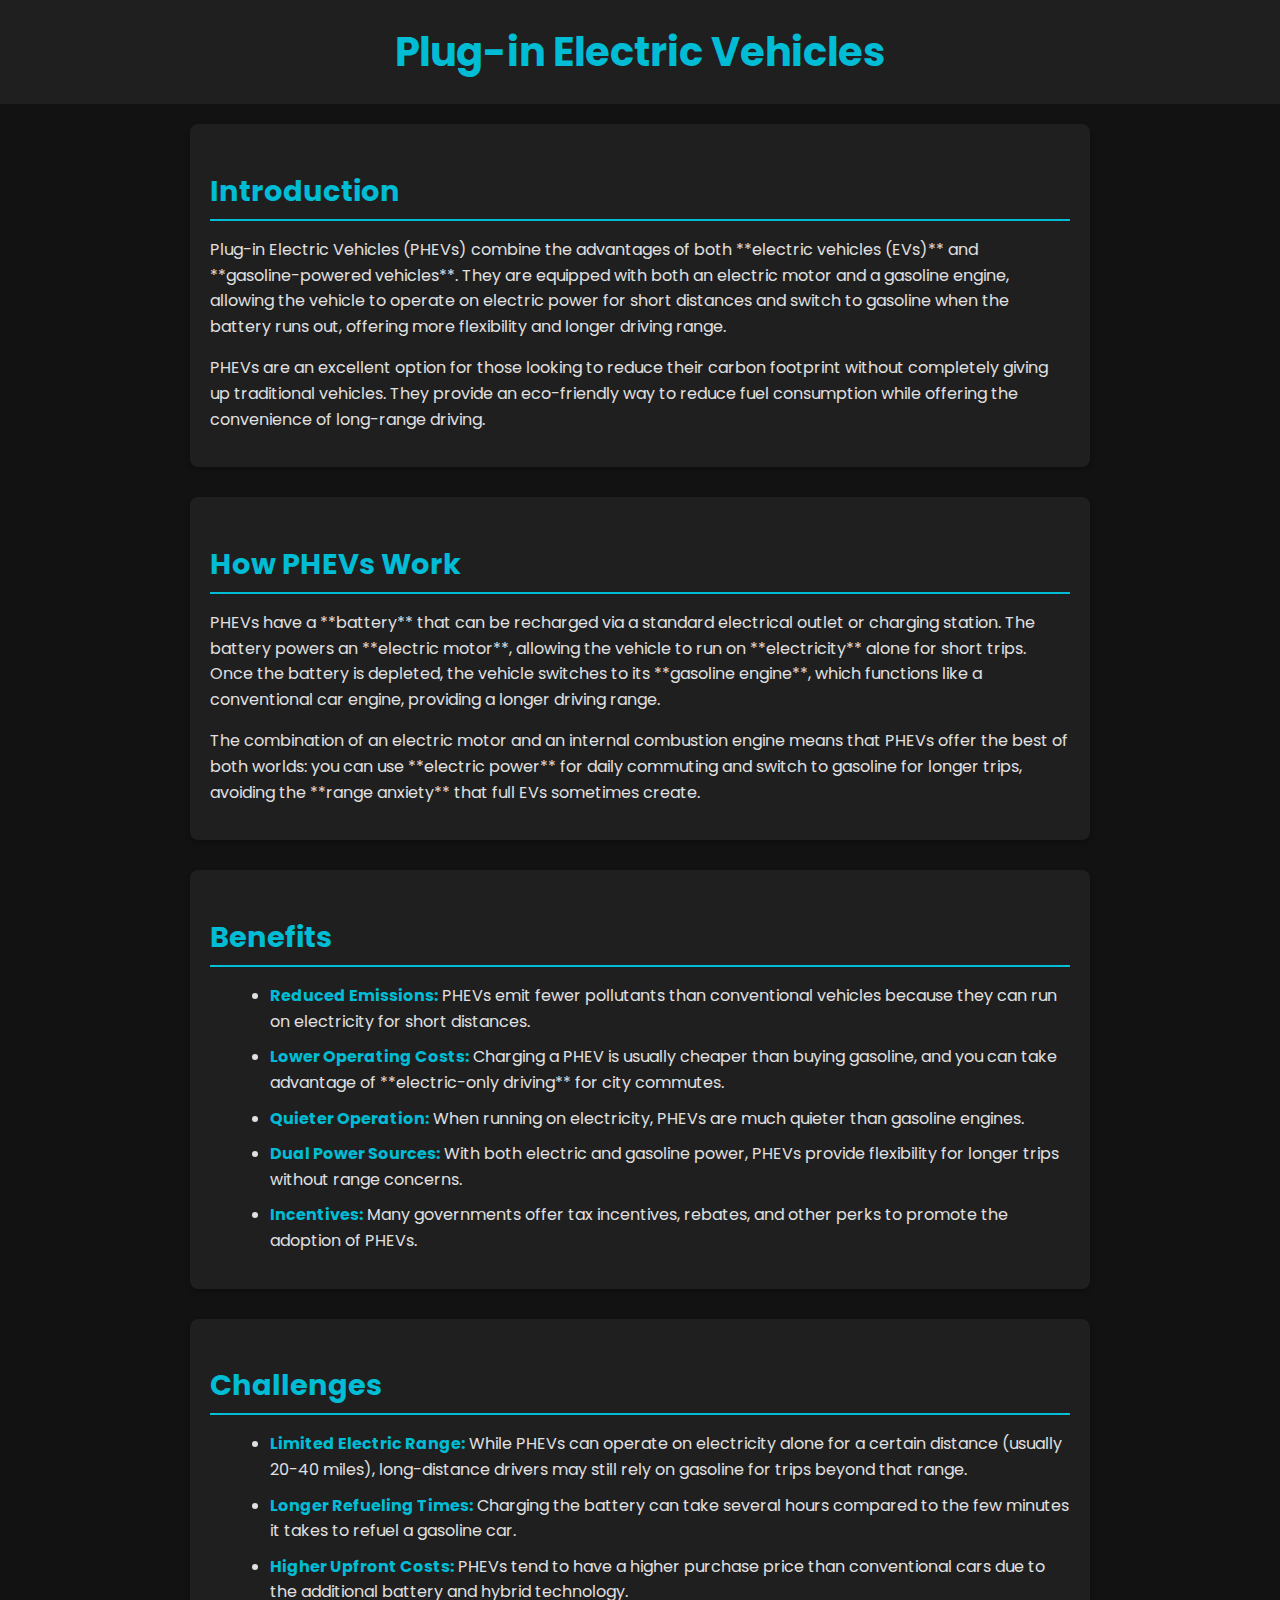
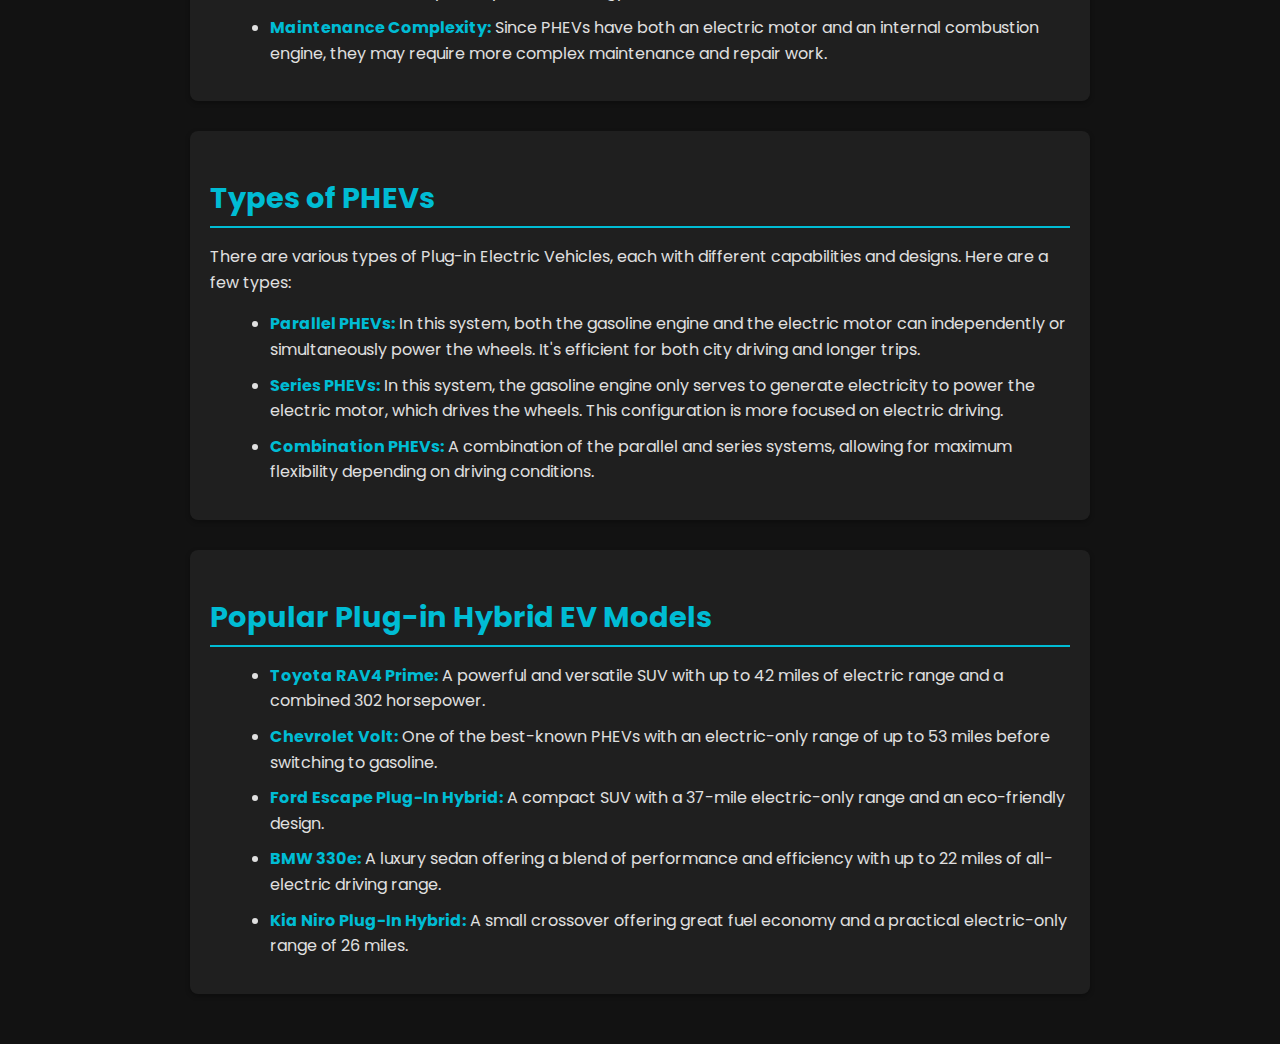
<file: pages/plug-in-ev.html>
<!DOCTYPE html>
<html lang="en">
<head>
    <meta charset="UTF-8">
    <meta name="viewport" content="width=device-width, initial-scale=1.0">
    <title>Plug-in EV</title>
    <link rel="stylesheet" href="/style/plug-in-ev.css">
</head>
<body>
    <header class="header">
        <h1>Plug-in Electric Vehicles</h1>
    </header>
    <main class="content">
        <section>
            <h2>Introduction</h2>
            <p>
                Plug-in Electric Vehicles (PHEVs) combine the advantages of both **electric vehicles (EVs)** and **gasoline-powered vehicles**. 
                They are equipped with both an electric motor and a gasoline engine, allowing the vehicle to operate on electric power for short distances 
                and switch to gasoline when the battery runs out, offering more flexibility and longer driving range.
            </p>
            <p>
                PHEVs are an excellent option for those looking to reduce their carbon footprint without completely giving up traditional vehicles. 
                They provide an eco-friendly way to reduce fuel consumption while offering the convenience of long-range driving.
            </p>
        </section>
        
        <section>
            <h2>How PHEVs Work</h2>
            <p>
                PHEVs have a **battery** that can be recharged via a standard electrical outlet or charging station. 
                The battery powers an **electric motor**, allowing the vehicle to run on **electricity** alone for short trips. 
                Once the battery is depleted, the vehicle switches to its **gasoline engine**, which functions like a conventional car engine, providing a longer driving range.
            </p>
            <p>
                The combination of an electric motor and an internal combustion engine means that PHEVs offer the best of both worlds: 
                you can use **electric power** for daily commuting and switch to gasoline for longer trips, avoiding the **range anxiety** that full EVs sometimes create.
            </p>
        </section>

        <section>
            <h2>Benefits</h2>
            <ul>
                <li><strong>Reduced Emissions:</strong> PHEVs emit fewer pollutants than conventional vehicles because they can run on electricity for short distances.</li>
                <li><strong>Lower Operating Costs:</strong> Charging a PHEV is usually cheaper than buying gasoline, and you can take advantage of **electric-only driving** for city commutes.</li>
                <li><strong>Quieter Operation:</strong> When running on electricity, PHEVs are much quieter than gasoline engines.</li>
                <li><strong>Dual Power Sources:</strong> With both electric and gasoline power, PHEVs provide flexibility for longer trips without range concerns.</li>
                <li><strong>Incentives:</strong> Many governments offer tax incentives, rebates, and other perks to promote the adoption of PHEVs.</li>
            </ul>
        </section>

        <section>
            <h2>Challenges</h2>
            <ul>
                <li><strong>Limited Electric Range:</strong> While PHEVs can operate on electricity alone for a certain distance (usually 20-40 miles), long-distance drivers may still rely on gasoline for trips beyond that range.</li>
                <li><strong>Longer Refueling Times:</strong> Charging the battery can take several hours compared to the few minutes it takes to refuel a gasoline car.</li>
                <li><strong>Higher Upfront Costs:</strong> PHEVs tend to have a higher purchase price than conventional cars due to the additional battery and hybrid technology.</li>
                <li><strong>Maintenance Complexity:</strong> Since PHEVs have both an electric motor and an internal combustion engine, they may require more complex maintenance and repair work.</li>
            </ul>
        </section>

        <section>
            <h2>Types of PHEVs</h2>
            <p>There are various types of Plug-in Electric Vehicles, each with different capabilities and designs. Here are a few types:</p>
            <ul>
                <li><strong>Parallel PHEVs:</strong> In this system, both the gasoline engine and the electric motor can independently or simultaneously power the wheels. It's efficient for both city driving and longer trips.</li>
                <li><strong>Series PHEVs:</strong> In this system, the gasoline engine only serves to generate electricity to power the electric motor, which drives the wheels. This configuration is more focused on electric driving.</li>
                <li><strong>Combination PHEVs:</strong> A combination of the parallel and series systems, allowing for maximum flexibility depending on driving conditions.</li>
            </ul>
        </section>

        <section>
            <h2>Popular Plug-in Hybrid EV Models</h2>
            <ul>
                <li><strong>Toyota RAV4 Prime:</strong> A powerful and versatile SUV with up to 42 miles of electric range and a combined 302 horsepower.</li>
                <li><strong>Chevrolet Volt:</strong> One of the best-known PHEVs with an electric-only range of up to 53 miles before switching to gasoline.</li>
                <li><strong>Ford Escape Plug-In Hybrid:</strong> A compact SUV with a 37-mile electric-only range and an eco-friendly design.</li>
                <li><strong>BMW 330e:</strong> A luxury sedan offering a blend of performance and efficiency with up to 22 miles of all-electric driving range.</li>
                <li><strong>Kia Niro Plug-In Hybrid:</strong> A small crossover offering great fuel economy and a practical electric-only range of 26 miles.</li>
            </ul>
        </section>
    </main>
</body>
</html>
</file>
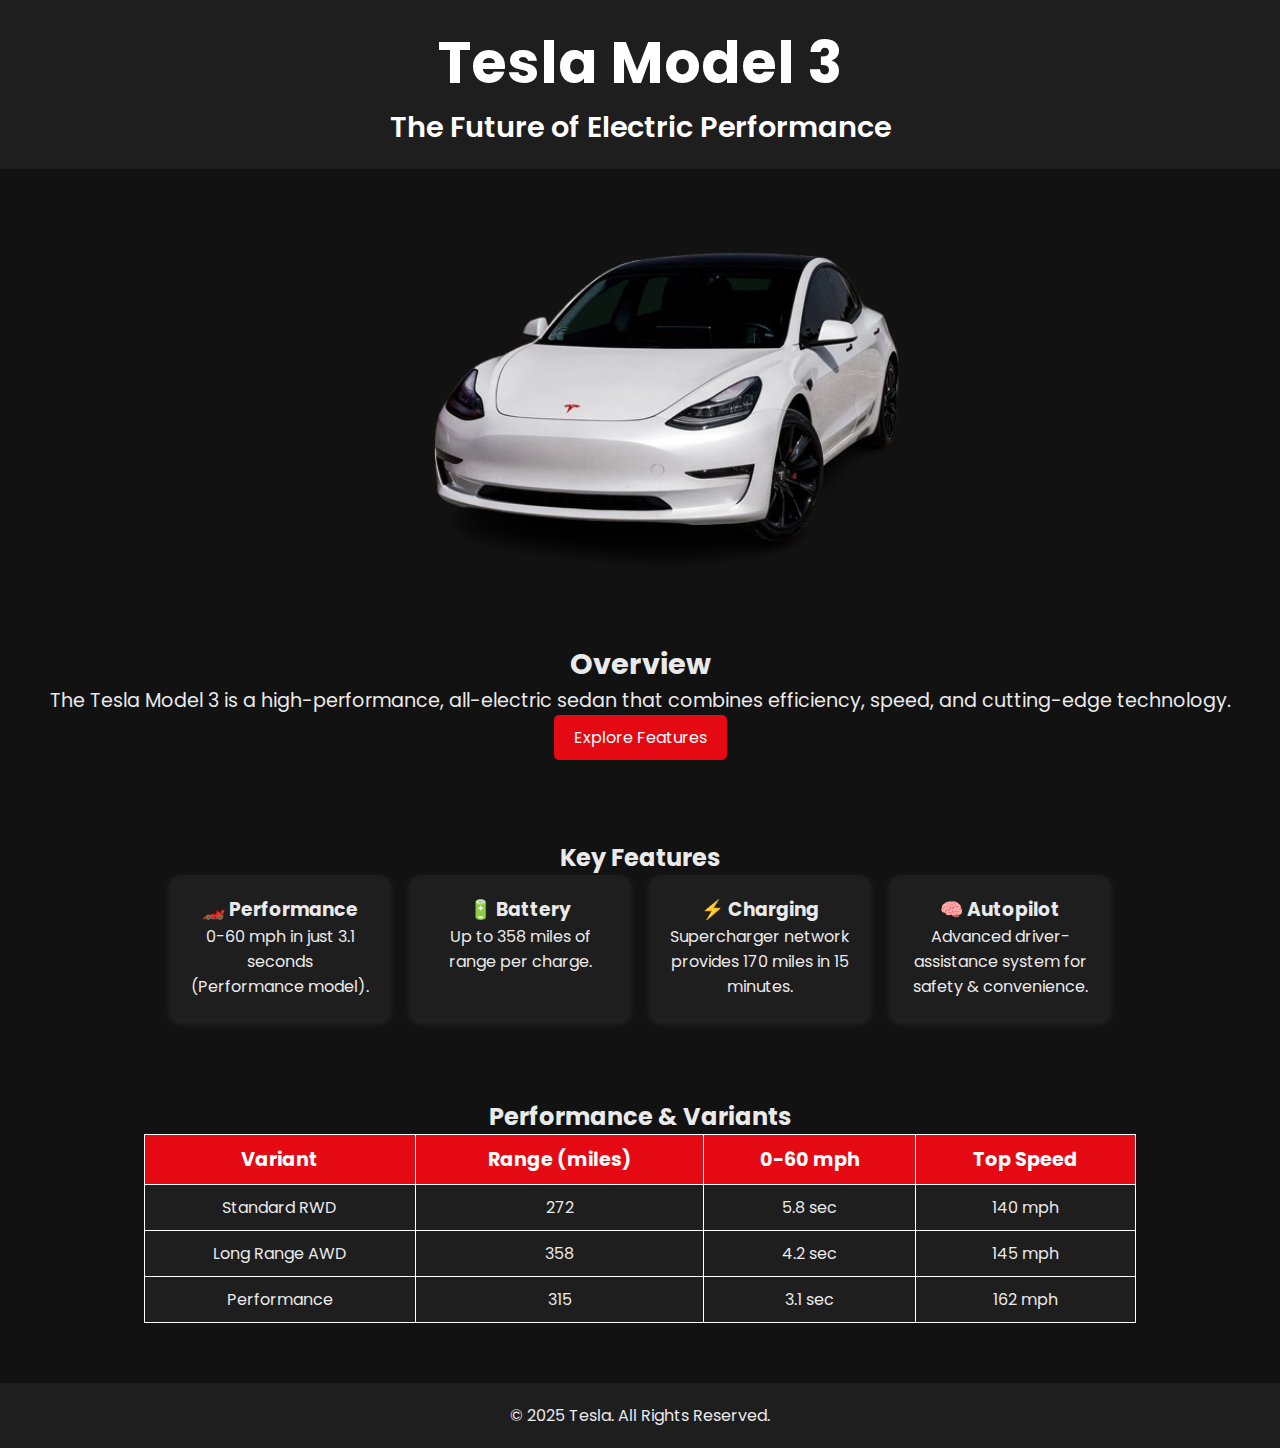
<file: pages/tesla-bev.html>
<!DOCTYPE html>
<html lang="en">
<head>
    <meta charset="UTF-8">
    <meta name="viewport" content="width=device-width, initial-scale=1.0">
    <title>Tesla Model 3</title>
    <link rel="stylesheet" href="/style/tesla-bev.css">
</head>
<body>

    <!-- Header Section -->
    <header class="header">
        <h1>Tesla Model 3</h1>
        <p>The Future of Electric Performance</p>
    </header>

    <!-- Hero Section -->
    <section class="hero">
        <img src="/assets/image/tesla-model-3.png" alt="Tesla Model 3">
    </section>

    <!-- Overview Section -->
    <section class="overview">
        <h2>Overview</h2>
        <p>The Tesla Model 3 is a high-performance, all-electric sedan that combines efficiency, speed, and cutting-edge technology.</p>
        <a href="#features" class="btn">Explore Features</a>
    </section>

    <!-- Features Section -->
    <section class="features" id="features">
        <h2>Key Features</h2>
        <div class="feature-grid">
            <div class="feature-card">
                <h3>🏎️ Performance</h3>
                <p>0-60 mph in just 3.1 seconds (Performance model).</p>
            </div>
            <div class="feature-card">
                <h3>🔋 Battery</h3>
                <p>Up to 358 miles of range per charge.</p>
            </div>
            <div class="feature-card">
                <h3>⚡ Charging</h3>
                <p>Supercharger network provides 170 miles in 15 minutes.</p>
            </div>
            <div class="feature-card">
                <h3>🧠 Autopilot</h3>
                <p>Advanced driver-assistance system for safety & convenience.</p>
            </div>
        </div>
    </section>

    <!-- Performance Section -->
    <section class="performance">
        <h2>Performance & Variants</h2>
        <table>
            <tr>
                <th>Variant</th>
                <th>Range (miles)</th>
                <th>0-60 mph</th>
                <th>Top Speed</th>
            </tr>
            <tr>
                <td>Standard RWD</td>
                <td>272</td>
                <td>5.8 sec</td>
                <td>140 mph</td>
            </tr>
            <tr>
                <td>Long Range AWD</td>
                <td>358</td>
                <td>4.2 sec</td>
                <td>145 mph</td>
            </tr>
            <tr>
                <td>Performance</td>
                <td>315</td>
                <td>3.1 sec</td>
                <td>162 mph</td>
            </tr>
        </table>
    </section>

    <!-- Footer Section -->
    <footer>
        <p>&copy; 2025 Tesla. All Rights Reserved.</p>
    </footer>

</body>
</html>
</file>
<file: style/main-layout.css>
/* General Styles */
body {
    font-family: Arial, sans-serif;
    margin: 0;
    padding: 0;
    background-color: #121212;
    color: #ffffff;
}

/* Header */
.header {
    display: flex;
    justify-content: space-between;
    align-items: center;
    padding: 15px 30px;
    background-color: #0c81a6;
    color: white;
}

.header h1 {
    margin: 0;
}

.nav a {
    color: white;
    text-decoration: none;
    margin: 0 15px;
    font-weight: bold;
}

.nav a:hover {
    text-decoration: underline;
}

/* Hero Section */
.hero {
    text-align: center;
    padding: 50px;
    /* background-color: #0c81a6; */
    color: white;
}

.cta-button {
    display: inline-block;
    margin-top: 15px;
    padding: 10px 20px;
    background-color: #ffb300;
    color: #121212;
    text-decoration: none;
    font-weight: bold;
    border-radius: 5px;
}

.cta-button:hover {
    background-color: #ffa000;
}

/* EV Cards */
.container {
    display: flex;
    flex-wrap: wrap;
    justify-content: center;
    gap: 20px;
    padding: 40px;
}

.ev-card {
    background: #1e1e1e;
    padding: 15px;
    border-radius: 10px;
    /* box-shadow: 0 0 10px rgba(255, 255, 255, 0.1); */
    text-align: center;
    width: 250px;
}

.ev-card img {
    width: 100%;
    border-radius: 10px;
}

.ev-card h3 {
    margin-top: 10px;
    color: #0c81a6;
}

/* Care Section */
.care-section {
    text-align: center;
    padding: 50px;
    background-color: #1e1e1e;
    color: white;
}

/* Footer */
.footer {
    text-align: center;
    padding: 20px;
    background-color: #0c81a6;
    color: white;
}

.footer a {
    color: #ffb300;
    text-decoration: none;
}
</file>
<file: style/battery-ev.css>
/* Google Font */
@import url('https://fonts.googleapis.com/css2?family=Poppins:wght@300;600&display=swap');

/* General Styles */

* {
    margin: 0;
    padding: 0;
    box-sizing: border-box;
}

body {
    font-family: 'Poppins', sans-serif;
    background-color: #121212; /* Dark background */
    color: #EAEAEA; /* Light text */
    text-align: center;
}

/* Header Styling */
.header {
    background-color: #1F1F1F; /* Deep dark shade */
    color: #00E6E6; /* Electric blue */
    padding: 20px;
    font-size: 1.8em;
    font-weight: 600;
}

/* Navigation Styling */
.nav {
    margin-top: 10px;
}

.nav a {
    color: #00ADB5; /* Teal blue accent */
    text-decoration: none;
    font-weight: 600;
    margin: 0 15px;
    transition: color 0.3s ease;
}

.nav a:hover {
    color: #00E6E6;
}

/* Content Styling */
.content {
    max-width: 900px;
    margin: 20px auto;
    padding: 20px;
    background: #1E1E1E; /* Dark card background */
    border-radius: 10px;
    box-shadow: 0 4px 8px rgba(255, 255, 255, 0.1);
}

/* Section Styling */
.section {
    margin-bottom: 30px;
    padding: 20px;
    border-bottom: 2px solid #333; /* Subtle divider */
}

/* Image Styling */
.section-img {
    width: 100%;
    max-width: 600px;
    max-height: 700px;
    object-fit: cover;
    border-radius: 8px;
    margin: 10px 0;
}

/* List Styling */
.benefits-list li, .challenges-list li {
    text-align: left;
    margin: 10px 0;
    font-size: 1.1em;
    padding-left: 10px;
}

/* Car Grid */
.car-grid {
    display: flex;
    flex-wrap: wrap;
    justify-content: center;
    gap: 15px;
    margin-top: 20px;
}

/* Car Card Styling */
.car-card {
    width: 180px;
    background: #1E1E1E; /* Dark card */
    padding: 10px;
    border-radius: 10px;
    box-shadow: 0 4px 6px rgba(255, 255, 255, 0.1);
    transition: transform 0.3s ease-in-out, background 0.3s;
}

.car-card p {
    color: #00ADB5; /* Electric blue text */
    font-weight: bold;
}

.car-card img {
    width: 100%;
    border-radius: 10px;
}

.car-card:hover {
    transform: scale(1.05);
    background: #2A2D34; /* Slightly lighter for hover effect */
}
</file>
<file: style/ev-care.css>
/* General Styles */
body {
    font-family: Arial, sans-serif;
    margin: 0;
    padding: 0;
    background-color: #121212;
    color: #ffffff;
}

/* Header */
.header {
    background-color: #0c81a6;
    padding: 15px;
    text-align: center;
}

.nav {
    margin-top: 10px;
}

.nav a {
    color: white;
    text-decoration: none;
    margin: 0 15px;
    font-weight: bold;
}

.nav a:hover {
    text-decoration: underline;
}

/* Care Sections */
.care-section {
    text-align: center;
    padding: 40px 20px;
}

.care-section ul {
    list-style-type: none;
    padding: 0;
}

.care-section li {
    background: #1e1e1e;
    padding: 10px;
    margin: 5px auto;
    width: 80%;
    border-radius: 10px;
    /* box-shadow: 0 0 10px rgba(255, 255, 255, 0.1); */
}

/* Footer */
.footer {
    text-align: center;
    padding: 20px;
    background-color: #0c81a6;
    color: white;
}
</file>
<file: style/plug-in-ev.css>
/* Google Font */
@import url('https://fonts.googleapis.com/css2?family=Poppins:wght@300;600&display=swap');

/* General Styles */
body {
    font-family: 'Poppins', sans-serif;
    line-height: 1.6;
    margin: 0;
    padding: 0;
    background-color: #121212; /* Dark background */
    color: #e0e0e0; /* Light text */
}

/* Header Styles */
.header {
    background-color: #1f1f1f; /* Darker header background */
    color: #ffffff; /* White text */
    padding: 20px 0;
    text-align: center;
}

.header h1 {
    margin: 0;
    font-size: 2.5rem;
    color: #00bcd4; /* New accent color: Teal/Aqua */
}

/* Main Content Styles */
.content {
    padding: 20px;
    max-width: 900px;
    margin: 0 auto;
}

.content section {
    margin-bottom: 30px;
    background-color: #1f1f1f; /* Dark section background */
    padding: 20px;
    border-radius: 8px;
    box-shadow: 0 2px 5px rgba(0, 0, 0, 0.3); /* Darker shadow */
}

.content h2 {
    color: #00bcd4; /* New accent color: Teal/Aqua */
    font-size: 1.8rem;
    margin-bottom: 15px;
    border-bottom: 2px solid #00bcd4; /* New accent underline */
    padding-bottom: 5px;
}

.content p {
    font-size: 1rem;
    margin-bottom: 15px;
    color: #e0e0e0; /* Light text */
}

.content ul {
    list-style-type: disc;
    margin-left: 20px;
    margin-bottom: 15px;
}

.content ul li {
    margin-bottom: 10px;
    font-size: 1rem;
    color: #e0e0e0; /* Light text */
}

.content strong {
    color: #00bcd4; /* New accent color: Teal/Aqua */
}

/* Links (if added later) */
a {
    color: #00bcd4; /* New accent color: Teal/Aqua */
    text-decoration: none;
}

a:hover {
    text-decoration: underline;
}

/* Responsive Design */
@media (max-width: 768px) {
    .header h1 {
        font-size: 2rem;
    }

    .content h2 {
        font-size: 1.5rem;
    }

    .content p, .content ul li {
        font-size: 0.9rem;
    }
}

@media (max-width: 480px) {
    .header h1 {
        font-size: 1.8rem;
    }

    .content h2 {
        font-size: 1.3rem;
    }

    .content p, .content ul li {
        font-size: 0.85rem;
    }
}
</file>
<file: style/tesla-bev.css>
/* Google Font */
@import url('https://fonts.googleapis.com/css2?family=Poppins:wght@300;600&display=swap');

* {
    margin: 0;
    padding: 0;
    box-sizing: border-box;
}

html {
    font-size: 16px; /* Base size for rem calculations */
}

body {
    font-family: 'Poppins', sans-serif;
    background-color: #121212;
    color: #EAEAEA;
    text-align: center;
    font-size: 1rem; /* 16px */
}

/* Header Styling */
.header {
    background-color: #1E1E1E;
    color: white;
    padding: 1.25rem; /* 20px */
    font-size: 1.8rem; /* 28.8px */
    font-weight: 600;
}

/* Hero Section */
.hero img {
    width: 50%;
    height: auto;
    object-fit: cover;
}

/* Overview Section */
.overview {
    padding: 2.5rem 1.25rem; /* 40px 20px */
    font-size: 1.2rem; /* 19.2px */
}

.btn {
    display: inline-block;
    background: #E50914;
    color: white;
    padding: 0.625rem 1.25rem; /* 10px 20px */
    text-decoration: none;
    border-radius: 0.3125rem; /* 5px */
    transition: 0.3s;
    font-size: 1rem; /* 16px */
}

.btn:hover {
    background: #B20710;
}

/* Features Section */
.features {
    padding: 2.5rem 1.25rem; /* 40px 20px */
}

.feature-grid {
    display: flex;
    flex-wrap: wrap;
    justify-content: center;
    gap: 1.25rem; /* 20px */
}

.feature-card {
    background: #1E1E1E;
    padding: 1.25rem; /* 20px */
    width: 13.75rem; /* 220px */
    border-radius: 0.625rem; /* 10px */
    box-shadow: 0 0.25rem 0.5rem rgba(255, 255, 255, 0.1);
    transition: transform 0.3s ease-in-out;
    font-size: 1rem; /* 16px */
}

.feature-card:hover {
    transform: scale(1.05);
}

/* Performance Table */
.performance {
    padding: 2.5rem 1.25rem; /* 40px 20px */
}

table {
    width: 80%;
    margin: auto;
    border-collapse: collapse;
    font-size: 1rem; /* 16px */
}

table, th, td {
    border: 0.0625rem solid white; /* 1px */
    padding: 0.625rem; /* 10px */
}

th {
    background: #E50914;
    color: white;
    font-size: 1.2rem; /* 19.2px */
}

td {
    background: #1E1E1E;
    font-size: 1rem; /* 16px */
}

/* Footer */
footer {
    margin-top: 1.25rem; /* 20px */
    padding: 1.25rem; /* 20px */
    background: #1E1E1E;
    font-size: 1rem; /* 16px */
}
</file>
<file: style/ev-topics.css>
/* Reset & Base */
* {
  margin: 0;
  padding: 0;
  box-sizing: border-box;
  font-family: 'Arial', sans-serif;
}

body {
  background-color: #f5f7fa;
  color: #333;
  line-height: 1.6;
  padding-bottom: 80px;
}

/* Header */
.header {
  background-color: #2c3e50;
  color: white;
  padding: 25px 0;
  text-align: center;
  box-shadow: 0 2px 10px rgba(0, 0, 0, 0.1);
  display: flex;
  flex-direction: column;
  align-items: center;
}

.header h1 {
  font-size: 2rem;
  margin-bottom: 10px;
  text-align: center; 
}

.nav {
  display: flex;
  justify-content: center;
  flex-wrap: wrap;
  gap: 20px;
  padding: 10px 0;
}

.nav a {
  color: white;
  text-decoration: none;
  padding: 8px 12px;
  border-radius: 5px;
  font-weight: 500;
  transition: background-color 0.3s;
}

.nav a:hover {
  background-color: rgba(255, 255, 255, 0.2);
}

/* Topic Navigation Buttons */
.ev-topic-list {
  display: flex;
  flex-wrap: wrap;
  justify-content: center;
  gap: 12px;
  margin: 30px auto;
}

.ev-topic-item {
  padding: 10px 20px;
  background-color: #3498db;
  color: white;
  border-radius: 5px;
  text-decoration: none;
  font-weight: bold;
  transition: background-color 0.3s;
}

.ev-topic-item:hover {
  background-color: #217dbb;
}

/* Sections */
.ev-section {
  max-width: 900px;
  margin: 40px auto;
  padding: 30px;
  background-color: white;
  border-radius: 8px;
  box-shadow: 0 2px 15px rgba(0, 0, 0, 0.05);
}

.ev-section h2 {
  color: #2c3e50;
  font-size: 1.8rem;
  margin-bottom: 20px;
  padding-bottom: 10px;
  border-bottom: 2px solid #3498db;
}

.ev-section ul {
  list-style: none;
  padding-left: 0;
}

.ev-section li {
  position: relative;
  margin-bottom: 15px;
  padding-left: 30px;
  line-height: 1.8;
}

.ev-section li::before {
  content: "→";
  position: absolute;
  left: 0;
  color: #3498db;
  font-weight: bold;
}

.ev-section li strong {
  color: #2c3e50;
}

/* Footer */
.footer {
  text-align: center;
  padding: 20px;
  background-color: #2c3e50;
  color: white;
  position: fixed;
  bottom: 0;
  width: 100%;
}

.footer a {
  color: #3498db;
  text-decoration: none;
}

.footer a:hover {
  text-decoration: underline;
}

/* Responsive */
@media (max-width: 768px) {
  .header h1 {
    font-size: 1.5rem;
  }

  .nav {
    flex-direction: column;
    gap: 10px;
  }

  .ev-section {
    padding: 20px;
    margin: 20px 10px;
  }

  .ev-section h2 {
    font-size: 1.5rem;
  }
}
</file>
